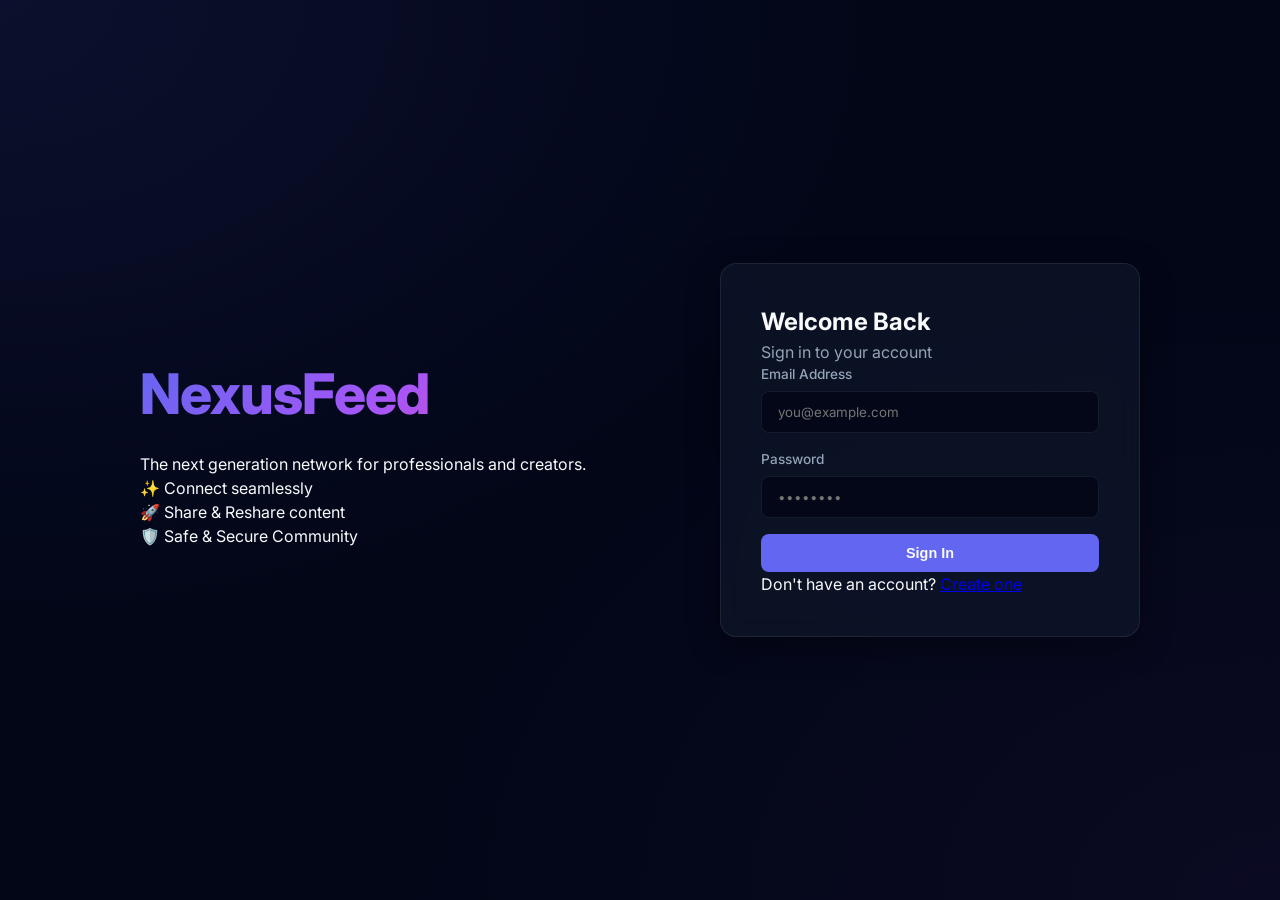
<file: index.html>
<!DOCTYPE html>
<html lang="en">
<head>
  <meta charset="UTF-8">
  <meta name="viewport" content="width=device-width, initial-scale=1.0">
  <title>Welcome | NexusFeed</title>
  <link rel="stylesheet" href="styling.css">
  <link href="https://fonts.googleapis.com/css2?family=Inter:wght@300;400;500;600;700;800&display=swap" rel="stylesheet">
</head>
<body data-page="auth" class="auth-page">
  <div class="auth-wrapper">
    <div class="auth-hero">
      <div class="hero-content">
        <h1 class="hero-brand">NexusFeed</h1>
        <p class="hero-tagline">The next generation network for professionals and creators.</p>
        <div class="hero-features">
          <div class="feature-item">✨ Connect seamlessly</div>
          <div class="feature-item">🚀 Share & Reshare content</div>
          <div class="feature-item">🛡️ Safe & Secure Community</div>
        </div>
      </div>
    </div>
    
    <div class="auth-container glass">
      <!-- Login -->
      <div id="loginSection" class="auth-card fade-in">
        <div class="auth-header">
          <h2>Welcome Back</h2>
          <p class="text-muted">Sign in to your account</p>
        </div>
        <form id="loginForm">
          <div class="form-group">
            <label>Email Address</label>
            <input type="email" id="loginEmail" required placeholder="you@example.com">
          </div>
          <div class="form-group">
            <label>Password</label>
            <input type="password" id="loginPassword" required placeholder="••••••••">
          </div>
          <button type="submit" class="btn btn-primary btn-block">Sign In</button>
        </form>
        <p class="auth-link">Don't have an account? <a href="#" id="showRegister">Create one</a></p>
      </div>

      <!-- Registration -->
      <div id="registerSection" class="auth-card hidden fade-in">
        <div class="auth-header">
          <h2>Create Account</h2>
          <p class="text-muted">Join the community today</p>
        </div>
        <form id="registerForm">
          <div class="form-group">
            <label>Username</label>
            <input type="text" id="regUsername" required minlength="3" maxlength="20" placeholder="johndoe">
          </div>
          <div class="form-group">
            <label>Email Address</label>
            <input type="email" id="regEmail" required placeholder="you@example.com">
          </div>
          <div class="form-group">
            <label>Password</label>
            <input type="password" id="regPassword" required minlength="8" placeholder="••••••••">
          </div>
          <button type="submit" class="btn btn-primary btn-block">Sign Up</button>
        </form>
        <p class="auth-link">Already have an account? <a href="#" id="showLogin">Sign In</a></p>
      </div>
    </div>
  </div>
  
  <div id="toast" class="toast"></div>
  <script src="main.js"></script>
</body>
</html>
</file>
<file: styling.css>
/* =========================================
   VARIABLES & BASE SETUP
   ========================================= */
:root {
  --bg-primary: #020617;
  --bg-secondary: #0f172a;
  --glass-bg: rgba(15, 23, 42, 0.7);
  --glass-border: rgba(255, 255, 255, 0.08);
  --glass-shadow: 0 8px 32px 0 rgba(0, 0, 0, 0.4);
  
  --primary: #6366f1;
  --primary-hover: #4f46e5;
  --success: #10b981;
  --danger: #ef4444;
  --warning: #f59e0b;
  --super: #a855f7;
  
  --ai-info: #3b82f6;
  --ai-engage: #10b981;
  --ai-neutral: #94a3b8;
  --ai-toxic: #ef4444;
  --ai-spam: #f59e0b;

  --text-main: #f8fafc;
  --text-muted: #94a3b8;
  --input-bg: rgba(2, 6, 23, 0.8);
  
  --radius-sm: 8px;
  --radius-md: 16px;
  
  --transition: all 0.25s cubic-bezier(0.4, 0, 0.2, 1);
  --font: 'Inter', system-ui, sans-serif;
}

* { box-sizing: border-box; margin: 0; padding: 0; }

body {
  font-family: var(--font);
  background: var(--bg-primary);
  background-image: radial-gradient(at 0% 0%, rgba(99, 102, 241, 0.1) 0px, transparent 50%),
                    radial-gradient(at 100% 100%, rgba(168, 85, 247, 0.05) 0px, transparent 50%);
  background-attachment: fixed;
  color: var(--text-main);
  min-height: 100vh;
  line-height: 1.5;
  overflow-x: hidden;
}

::-webkit-scrollbar { width: 6px; height: 6px; }
::-webkit-scrollbar-track { background: transparent; }
::-webkit-scrollbar-thumb { background: rgba(255,255,255,0.1); border-radius: 4px; }

/* Utilities */
.hidden { display: none !important; }
.hidden-desktop { display: none; }
.text-muted { color: var(--text-muted); }
.text-sm { font-size: 0.85rem; }
.mt-1 { margin-top: 1rem; } .mt-2 { margin-top: 2rem; } .mb-1 { margin-bottom: 1rem; }
.text-center { text-align: center; }

.fade-in { animation: fadeIn 0.3s ease forwards; }
@keyframes fadeIn { from { opacity: 0; transform: translateY(5px); } to { opacity: 1; transform: translateY(0); } }

.glass { background: var(--glass-bg); backdrop-filter: blur(12px); border: 1px solid var(--glass-border); box-shadow: var(--glass-shadow); border-radius: var(--radius-md); }

/* Announcement CSS Marquee */
.announcement-bar { background: linear-gradient(90deg, #ef4444, #f59e0b); color: white; padding: 0.5rem; font-weight: 600; font-size: 0.9rem; z-index: 9999; overflow: hidden; white-space: nowrap; box-sizing: border-box; position: relative;}
.marquee-track { display: inline-block; padding-left: 100%; animation: marquee 15s linear infinite; }
@keyframes marquee { 0% { transform: translate(0, 0); } 100% { transform: translate(-100%, 0); } }

/* Buttons & Inputs */
.btn { display: inline-flex; align-items: center; justify-content: center; gap: 0.5rem; padding: 0.7rem 1.2rem; border: none; border-radius: var(--radius-sm); font-weight: 600; cursor: pointer; transition: var(--transition); font-size: 0.9rem; color: var(--text-main); }
.btn-primary { background: var(--primary); } .btn-primary:hover { background: var(--primary-hover); transform: translateY(-1px); }
.btn-outline { background: transparent; border: 1px solid var(--glass-border); } .btn-outline:hover { background: rgba(255,255,255,0.05); }
.btn-danger { background: var(--danger); } .btn-danger:hover { background: #dc2626; }
.btn-warning { background: var(--warning); color: #000; } 
.btn-sm { padding: 0.3rem 0.7rem; font-size: 0.8rem; }
.btn-block { width: 100%; }

.form-group { margin-bottom: 1rem; }
.form-group label { display: block; margin-bottom: 0.4rem; font-size: 0.85rem; color: var(--text-muted); font-weight: 500; }
input, textarea, select { width: 100%; padding: 0.75rem 1rem; background: var(--input-bg); border: 1px solid var(--glass-border); border-radius: var(--radius-sm); color: var(--text-main); font-family: var(--font); transition: var(--transition); }
input:focus, textarea:focus, select:focus { outline: none; border-color: var(--primary); }
textarea { resize: vertical; min-height: 80px; }

/* Layout */
.app-layout { display: grid; grid-template-columns: 260px minmax(0, 1fr) 300px; max-width: 1400px; margin: 0 auto; gap: 2rem; padding: 1.5rem; }
.admin-layout { grid-template-columns: 260px 1fr; }

/* Sidebar */
.sidebar { position: sticky; top: 1.5rem; height: calc(100vh - 3rem); padding: 1.5rem; display: flex; flex-direction: column; }
.brand-logo { font-size: 1.6rem; font-weight: 800; margin-bottom: 2rem; background: linear-gradient(90deg, var(--primary), var(--super)); -webkit-background-clip: text; background-clip: text; color: transparent; }
.side-nav { display: flex; flex-direction: column; gap: 0.3rem; flex: 1; }
.side-nav a { display: flex; align-items: center; gap: 0.8rem; padding: 0.8rem; color: var(--text-muted); text-decoration: none; font-weight: 600; border-radius: var(--radius-sm); transition: var(--transition); }
.side-nav a:hover, .side-nav a.active { background: rgba(255,255,255,0.05); color: var(--text-main); }
.sidebar-footer { border-top: 1px solid var(--glass-border); padding-top: 1rem; }
.user-mini-profile { display: flex; align-items: center; gap: 0.8rem; margin-bottom: 1rem; }
.avatar-gen { border-radius: 50%; display: flex; align-items: center; justify-content: center; font-weight: bold; color: white; flex-shrink: 0; text-transform: uppercase; }

/* Feed Content */
.main-content { display: flex; flex-direction: column; gap: 1.5rem; padding-bottom: 3rem; }
.feed-header { display: flex; align-items: center; justify-content: space-between; border-bottom: 1px solid var(--glass-border); padding-bottom: 1rem; }
.create-post { padding: 1.2rem; }
.create-post-inner { display: flex; gap: 1rem; align-items: flex-start; }
.create-post textarea { flex: 1; background: transparent; border: none; padding: 0.5rem; font-size: 1rem; }
.post-actions { display: flex; justify-content: space-between; align-items: center; margin-top: 1rem; border-top: 1px solid var(--glass-border); padding-top: 1rem; }

/* Post Cards */
.feed-container { display: flex; flex-direction: column; gap: 1rem; }
.post-card { padding: 1.2rem; transition: var(--transition); position: relative; }
.post-card:hover { border-color: rgba(99, 102, 241, 0.3); }
.post-header { display: flex; justify-content: space-between; align-items: flex-start; margin-bottom: 1rem; }
.post-author-info { display: flex; align-items: center; gap: 0.8rem; }
.post-author-name { font-weight: 600; text-decoration: none; color: var(--text-main); transition: var(--transition); }
.post-author-name:hover { color: var(--primary); text-decoration: underline; }
.post-time { font-size: 0.8rem; color: var(--text-muted); }
.post-content { font-size: 1rem; white-space: pre-wrap; margin-bottom: 1.2rem; color: #e2e8f0; line-height: 1.6; }
.post-footer { display: flex; gap: 1rem; border-top: 1px solid var(--glass-border); padding-top: 0.8rem; }
.action-btn { background: none; border: none; color: var(--text-muted); font-size: 0.9rem; font-weight: 500; display: flex; align-items: center; gap: 0.4rem; cursor: pointer; padding: 0.3rem 0.6rem; border-radius: 6px; transition: var(--transition); }
.action-btn:hover { background: rgba(255,255,255,0.05); color: var(--text-main); }
.action-btn.liked { color: #ec4899; }
.action-btn.delete { color: var(--danger); margin-left: auto; }

/* Protected AI Engine Styles (Only rendered if admin) */
.ai-tag { font-size: 0.7rem; padding: 0.15rem 0.5rem; border-radius: 4px; font-weight: 700; text-transform: uppercase; margin-left: auto; }
.ai-tag.informative { background: rgba(59, 130, 246, 0.2); color: var(--ai-info); }
.ai-tag.engaging { background: rgba(16, 185, 129, 0.2); color: var(--ai-engage); }
.ai-tag.neutral { background: rgba(148, 163, 184, 0.2); color: var(--ai-neutral); }
.ai-tag.toxic { background: rgba(239, 68, 68, 0.2); color: var(--ai-toxic); border: 1px solid var(--danger); }
.ai-tag.spam { background: rgba(245, 158, 11, 0.2); color: var(--ai-spam); border: 1px solid var(--warning); }
.ai-legend { display: flex; flex-direction: column; gap: 0.5rem; font-size: 0.85rem; color: var(--text-main); }
.ai-dot { display: inline-block; width: 10px; height: 10px; border-radius: 50%; margin-right: 5px; }
.ai-dot.informative { background: var(--ai-info); } .ai-dot.engaging { background: var(--ai-engage); }
.ai-dot.neutral { background: var(--ai-neutral); } .ai-dot.toxic { background: var(--ai-toxic); } .ai-dot.spam { background: var(--ai-spam); }

/* Chat Components */
.reshared-post { background: rgba(0,0,0,0.3); border-left: 3px solid var(--primary); padding: 0.8rem; margin-top: 0.5rem; border-radius: 0 8px 8px 0; font-size: 0.85rem; }

.comments-section { margin-top: 1rem; background: rgba(0,0,0,0.2); border-radius: var(--radius-sm); padding: 1rem; display: none; }
.comments-section.show { display: block; animation: fadeIn 0.3s ease; }
.comment { display: flex; gap: 0.8rem; margin-bottom: 0.8rem; }
.comment-content { background: var(--glass-bg); padding: 0.5rem 0.8rem; border-radius: 0 var(--radius-sm) var(--radius-sm) var(--radius-sm); flex: 1; font-size: 0.9rem; }
.comment-author { font-size: 0.8rem; font-weight: 600; margin-bottom: 0.2rem; display: flex; justify-content: space-between; }
.add-comment-form { display: flex; gap: 0.5rem; margin-top: 1rem; }

/* Profiles */
.profile-cover { height: 150px; background: linear-gradient(135deg, var(--primary), var(--super)); border-radius: var(--radius-md) var(--radius-md) 0 0; margin-bottom: -50px; position: relative; z-index: 1; }
.profile-header { position: relative; z-index: 2; padding: 2rem; display: flex; flex-direction: column; gap: 1rem; }
.profile-avatar-large { width: 100px; height: 100px; border: 4px solid var(--bg-primary); margin-top: -50px; }
.profile-title-row { display: flex; justify-content: space-between; align-items: flex-start; }
.profile-stats { display: flex; gap: 2rem; border-top: 1px solid var(--glass-border); padding-top: 1rem; margin-top: 1rem; }

/* Chat Overlay Drawer */
.chat-drawer { position: fixed; right: -450px; top: 0; bottom: 0; width: 400px; background: var(--bg-secondary); box-shadow: -10px 0 30px rgba(0,0,0,0.5); z-index: 10000; transition: right 0.3s ease; display: flex; flex-direction: column; border-left: 1px solid var(--glass-border); }
.chat-drawer.open { right: 0; }
.chat-header { padding: 1rem; border-bottom: 1px solid var(--glass-border); display: flex; justify-content: space-between; align-items: center; background: rgba(0,0,0,0.2); }
.chat-layout { display: flex; flex: 1; overflow: hidden; }
.chat-user-list { width: 100px; border-right: 1px solid var(--glass-border); overflow-y: auto; }
.chat-user { padding: 0.8rem 0.5rem; text-align: center; cursor: pointer; border-bottom: 1px solid var(--glass-border); font-size: 0.8rem; transition: background 0.2s; display: flex; flex-direction: column; align-items: center; justify-content: center; }
.chat-user:hover, .chat-user.active { background: rgba(255,255,255,0.05); }
.chat-active-area { flex: 1; display: flex; flex-direction: column; }
.chat-messages { flex: 1; overflow-y: auto; padding: 1rem; display: flex; flex-direction: column; gap: 0.8rem; }
.msg-bubble { max-width: 85%; padding: 0.6rem 0.8rem; border-radius: 12px; font-size: 0.9rem; line-height: 1.4; word-wrap: break-word; }
.msg-sent { background: var(--primary); color: white; align-self: flex-end; border-bottom-right-radius: 0; }
.msg-recv { background: var(--glass-bg); border: 1px solid var(--glass-border); align-self: flex-start; border-bottom-left-radius: 0; }
.chat-input-area { padding: 1rem; border-top: 1px solid var(--glass-border); background: rgba(0,0,0,0.2); display: flex; gap: 0.5rem; }

/* Admin Panel Styling */
.full-width { grid-column: 2 / -1; }
.admin-topbar { padding: 1.5rem; display: flex; justify-content: space-between; align-items: center; border-bottom: 2px solid var(--primary); }
.admin-stats-grid { display: grid; grid-template-columns: repeat(auto-fit, minmax(180px, 1fr)); gap: 1.2rem; margin-top: 1.5rem; }
.stat-card { padding: 1.5rem 1rem; text-align: center; background: linear-gradient(180deg, rgba(255,255,255,0.02), transparent); }
.stat-card h3 { font-size: 2.2rem; color: var(--primary); margin-bottom: 0.2rem; text-shadow: 0 0 10px rgba(99,102,241,0.3); }

.tabs { display: flex; gap: 0.5rem; border-bottom: 1px solid var(--glass-border); margin-bottom: 1.5rem; overflow-x: auto; }
.tab { background: none; border: none; padding: 0.8rem 1.2rem; color: var(--text-muted); font-weight: 600; cursor: pointer; border-bottom: 2px solid transparent; transition: var(--transition); white-space: nowrap; font-family: var(--font); }
.tab:hover { color: var(--text-main); }
.tab.active { color: var(--primary); border-bottom-color: var(--primary); background: rgba(99,102,241,0.05); border-radius: 8px 8px 0 0; }

.admin-table { width: 100%; border-collapse: collapse; font-size: 0.9rem; min-width: 800px; }
.admin-table th, .admin-table td { padding: 1rem; text-align: left; border-bottom: 1px solid var(--glass-border); vertical-align: top; }
.admin-table th { color: var(--text-muted); text-transform: uppercase; font-size: 0.75rem; letter-spacing: 0.5px; background: rgba(0,0,0,0.2); }
.admin-table tr:hover { background: rgba(255,255,255,0.02); }
.admin-comment-row { background: rgba(0,0,0,0.1); font-size: 0.85rem; border-left: 2px solid var(--primary); margin: 0.5rem 0; padding: 0.5rem; border-radius: 4px; display: flex; justify-content: space-between; align-items: center; }

/* Badges */
.badge { padding: 0.2rem 0.5rem; border-radius: 4px; font-size: 0.7rem; font-weight: 700; text-transform: uppercase; }
.badge.user { background: rgba(148, 163, 184, 0.2); color: var(--text-muted); }
.badge.admin { background: rgba(99, 102, 241, 0.2); color: var(--primary); }
.badge.superadmin { background: rgba(168, 85, 247, 0.2); color: var(--super); border: 1px solid var(--super); }
.badge.active { background: rgba(16, 185, 129, 0.2); color: var(--success); }
.badge.suspended { background: rgba(239, 68, 68, 0.2); color: var(--danger); }
.badge.danger { background: var(--danger); color: white; border-radius: 50%; padding: 0.1rem 0.4rem; font-size: 0.6rem; }

/* Modals Framework */
.modal-overlay { position: fixed; inset: 0; background: rgba(0,0,0,0.7); backdrop-filter: blur(5px); display: flex; align-items: center; justify-content: center; z-index: 99999; }
.modal { width: 100%; max-width: 450px; padding: 2rem; border-top: 4px solid var(--primary); animation: modalIn 0.3s forwards; max-height: 90vh; overflow-y: auto; }
@keyframes modalIn { from { transform: scale(0.95); opacity: 0; } to { transform: scale(1); opacity: 1; } }
.modal-actions { display: flex; justify-content: flex-end; gap: 1rem; margin-top: 1.5rem; }

/* Toasts */
.toast { position: fixed; bottom: 2rem; right: 2rem; background: var(--bg-secondary); color: var(--text-main); padding: 1rem 1.5rem; border-radius: var(--radius-sm); border-left: 4px solid var(--primary); box-shadow: var(--glass-shadow); z-index: 100000; transform: translateY(100%); opacity: 0; transition: all 0.3s ease; }
.toast.show { transform: translateY(0); opacity: 1; }
.toast.success { border-left-color: var(--success); }
.toast.error { border-left-color: var(--danger); }

/* Auth Layout */
.auth-page { display: flex; align-items: center; justify-content: center; min-height: 100vh; padding: 2rem; }
.auth-wrapper { display: flex; width: 100%; max-width: 1000px; gap: 4rem; align-items: center; }
.auth-hero { flex: 1; display: none; }
@media(min-width: 900px) { .auth-hero { display: block; } }
.hero-brand { font-size: 3.5rem; font-weight: 800; letter-spacing: -1px; margin-bottom: 1rem; background: linear-gradient(135deg, var(--primary), var(--super), #ec4899); -webkit-background-clip: text; background-clip: text; color: transparent; }
.auth-container { flex: 1; max-width: 420px; width: 100%; }
.auth-card { padding: 2.5rem; }

/* Responsive adjustments */
@media (max-width: 1024px) {
  .app-layout { grid-template-columns: 220px 1fr; }
  .admin-layout { grid-template-columns: 220px 1fr; }
  .right-sidebar { display: none; }
  .full-width { grid-column: 2 / -1; }
}
@media (max-width: 768px) {
  .app-layout { grid-template-columns: 1fr; padding: 0.5rem; gap: 1rem; }
  .sidebar { position: fixed; left: -100%; top: 0; bottom: 0; width: 260px; z-index: 1000; transition: left 0.3s; background: rgba(15,23,42,0.98); }
  .sidebar.open { left: 0; }
  .hidden-desktop { display: flex; }
  .mobile-header { display: flex; justify-content: space-between; align-items: center; padding: 1rem; margin-bottom: 1rem; z-index: 100; position: sticky; top: 0.5rem; }
  .menu-toggle { background: transparent; border: none; color: white; font-size: 1.5rem; cursor: pointer; }
  .chat-drawer { width: 100%; right: -100%; }
}
</file>
